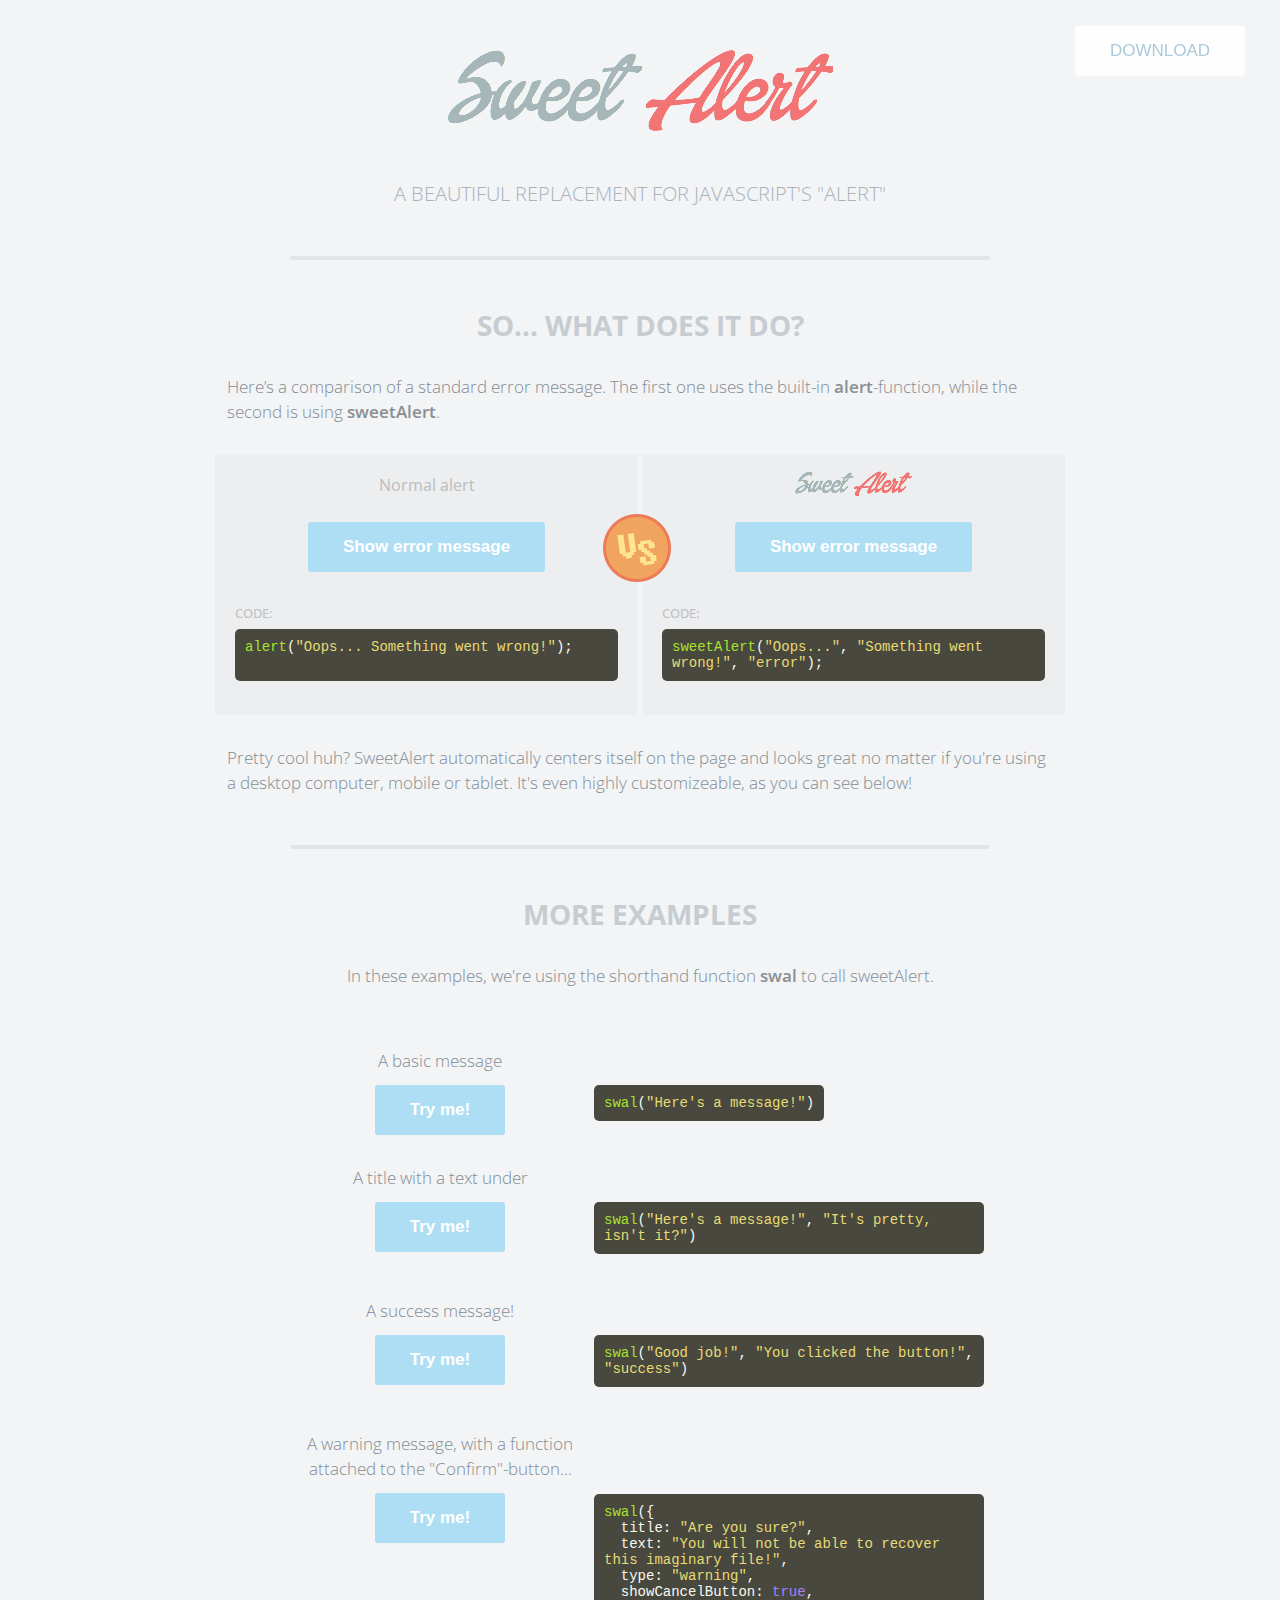
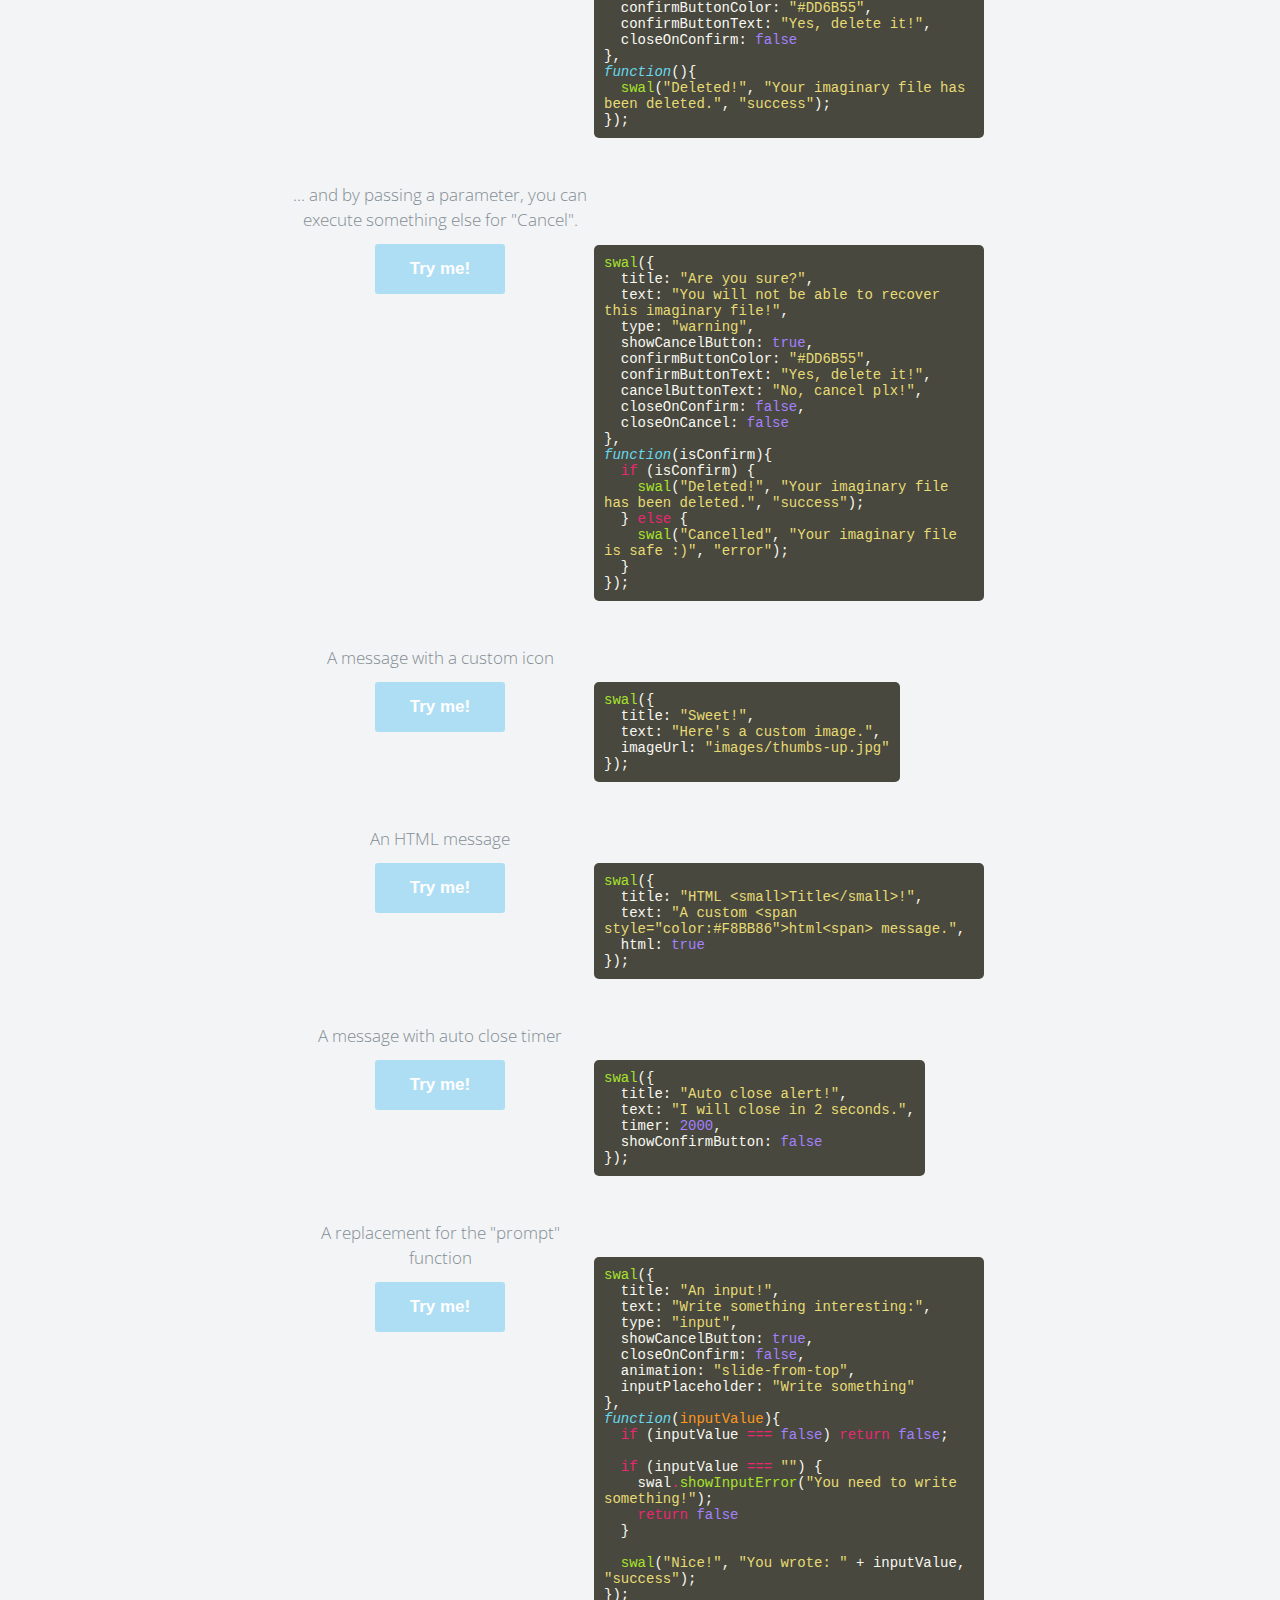
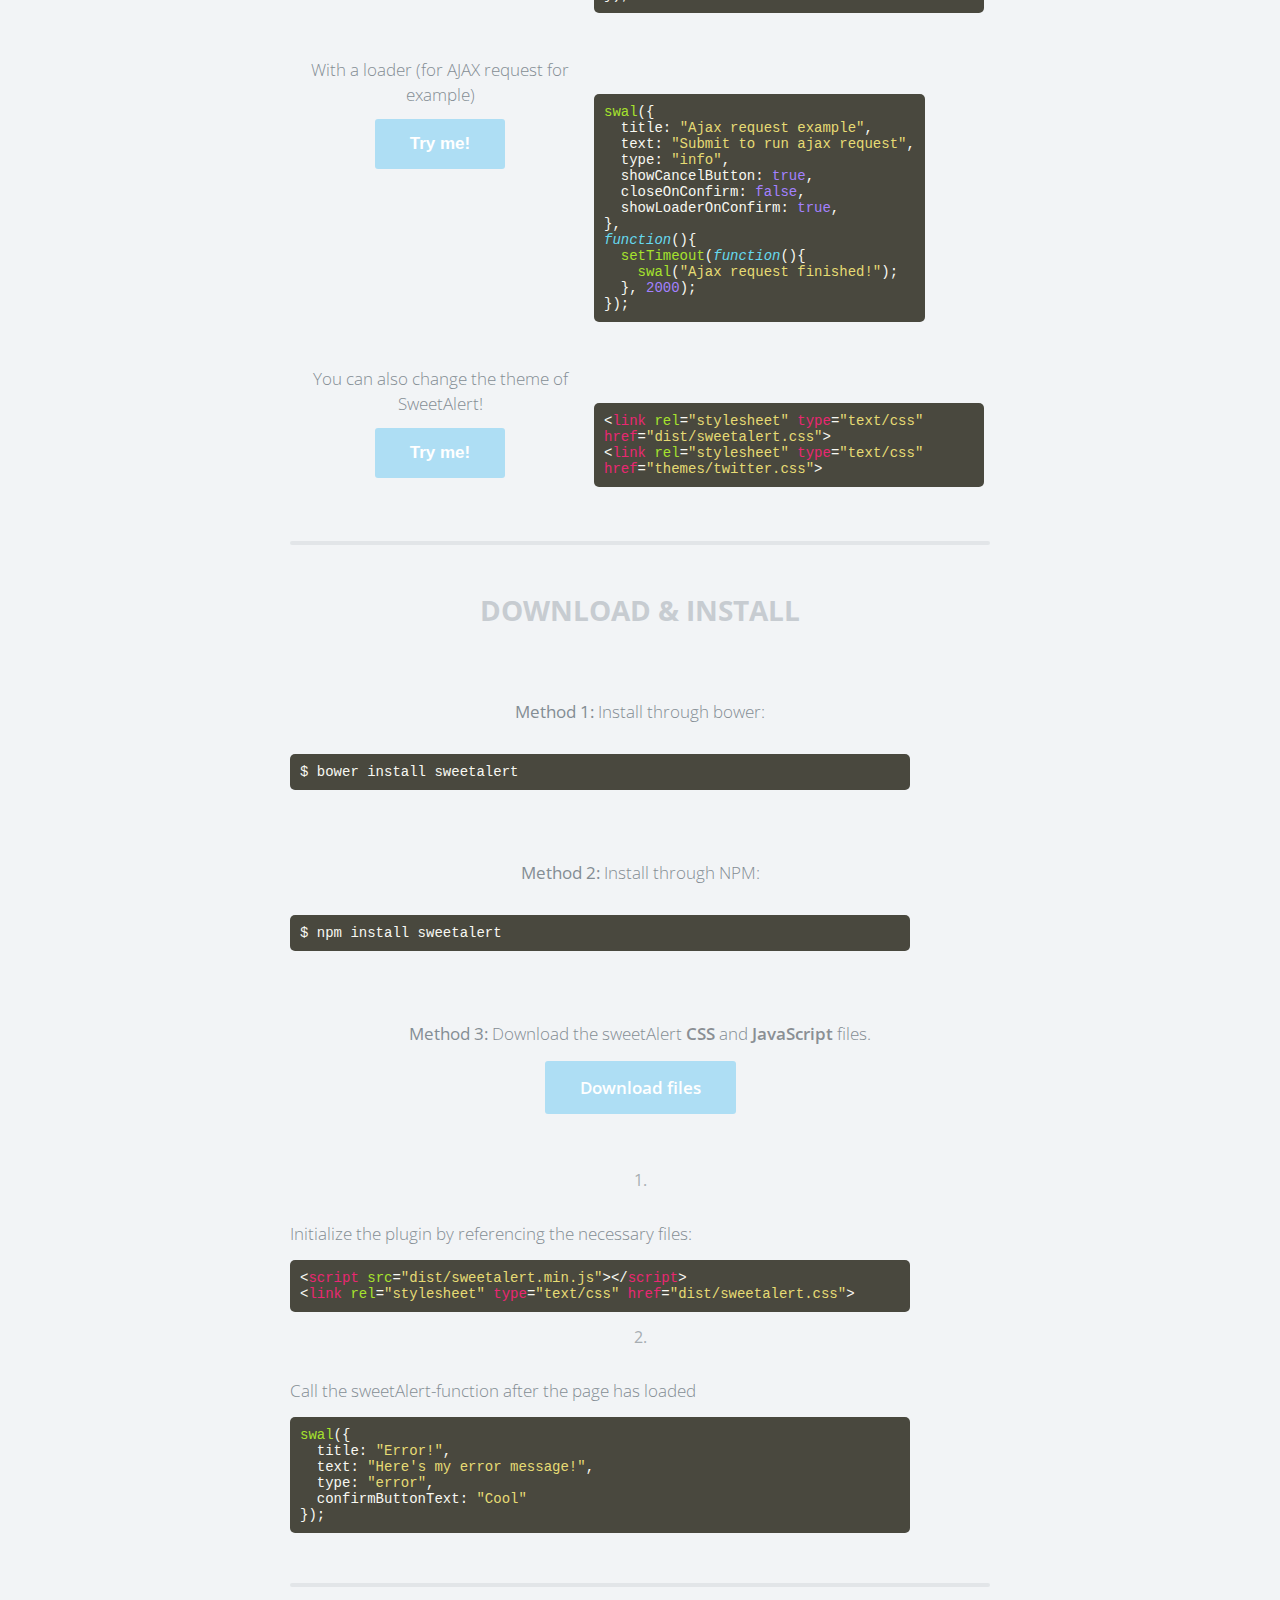
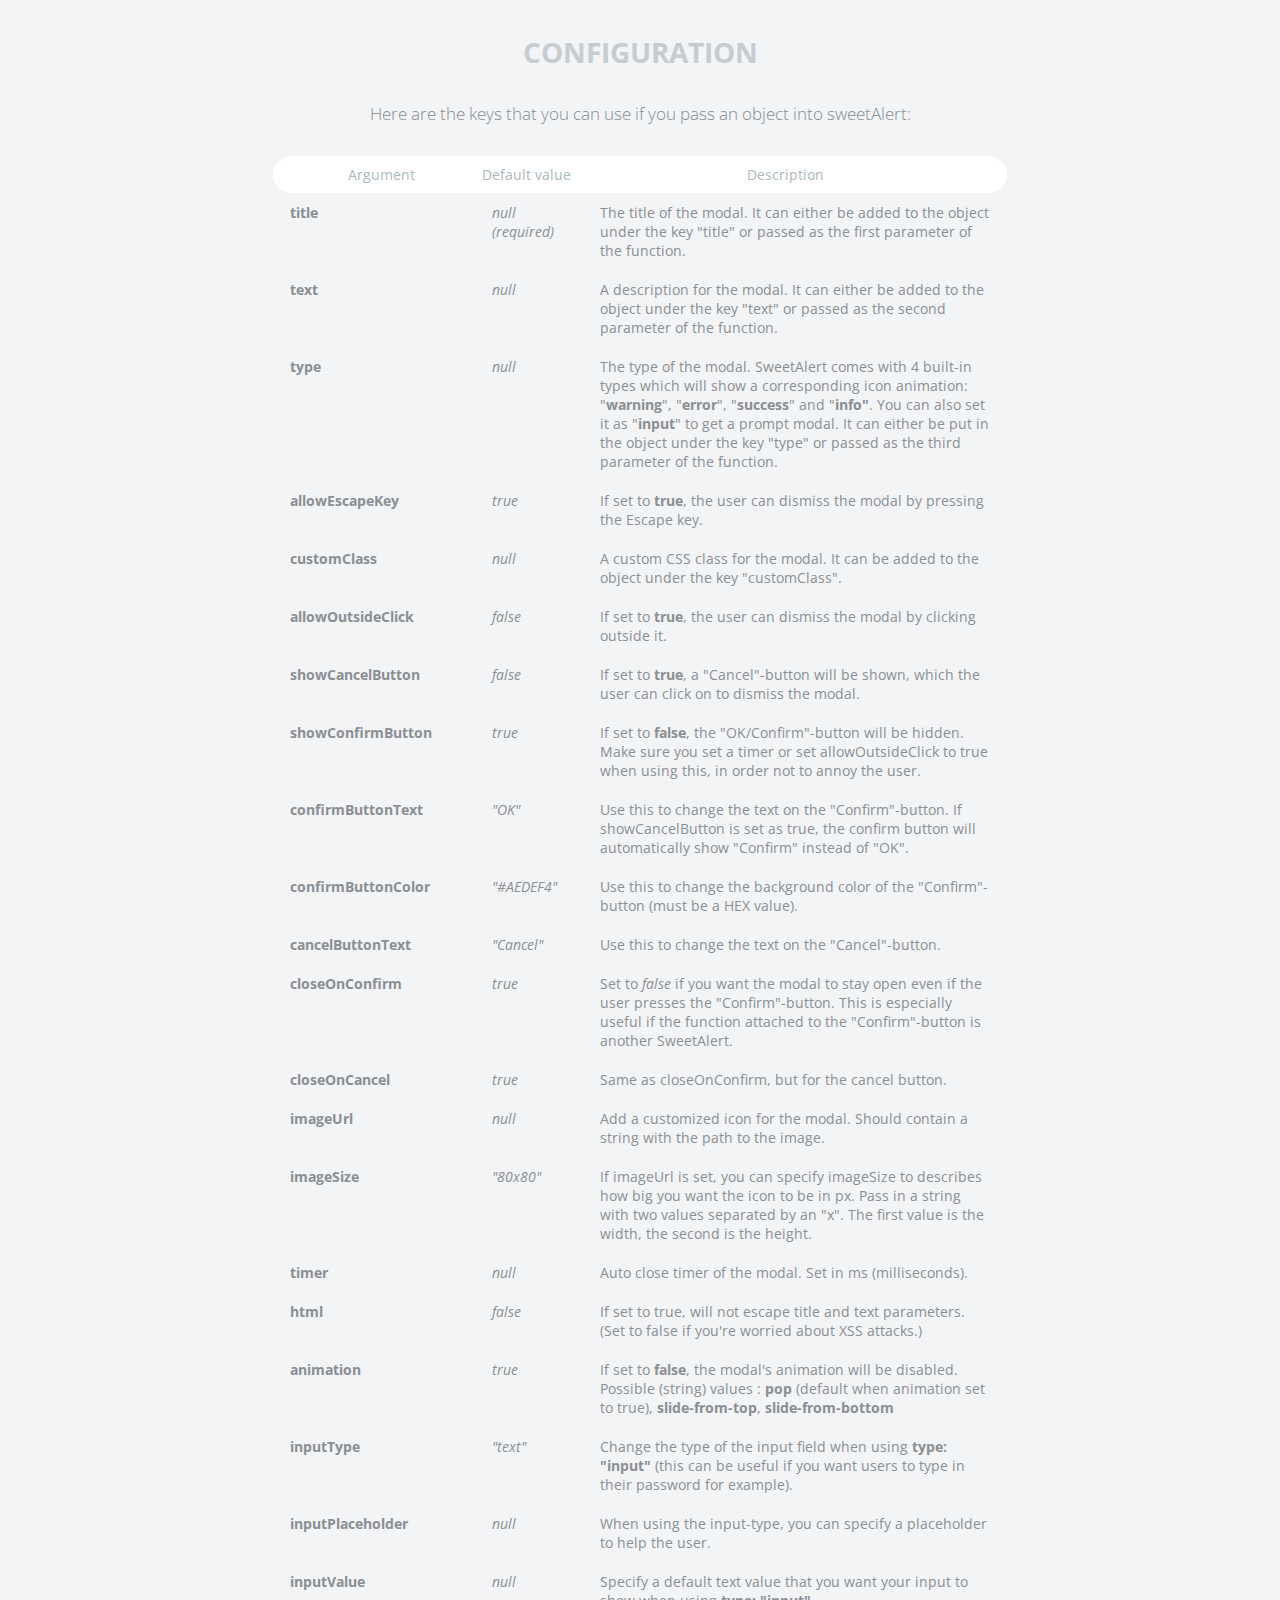
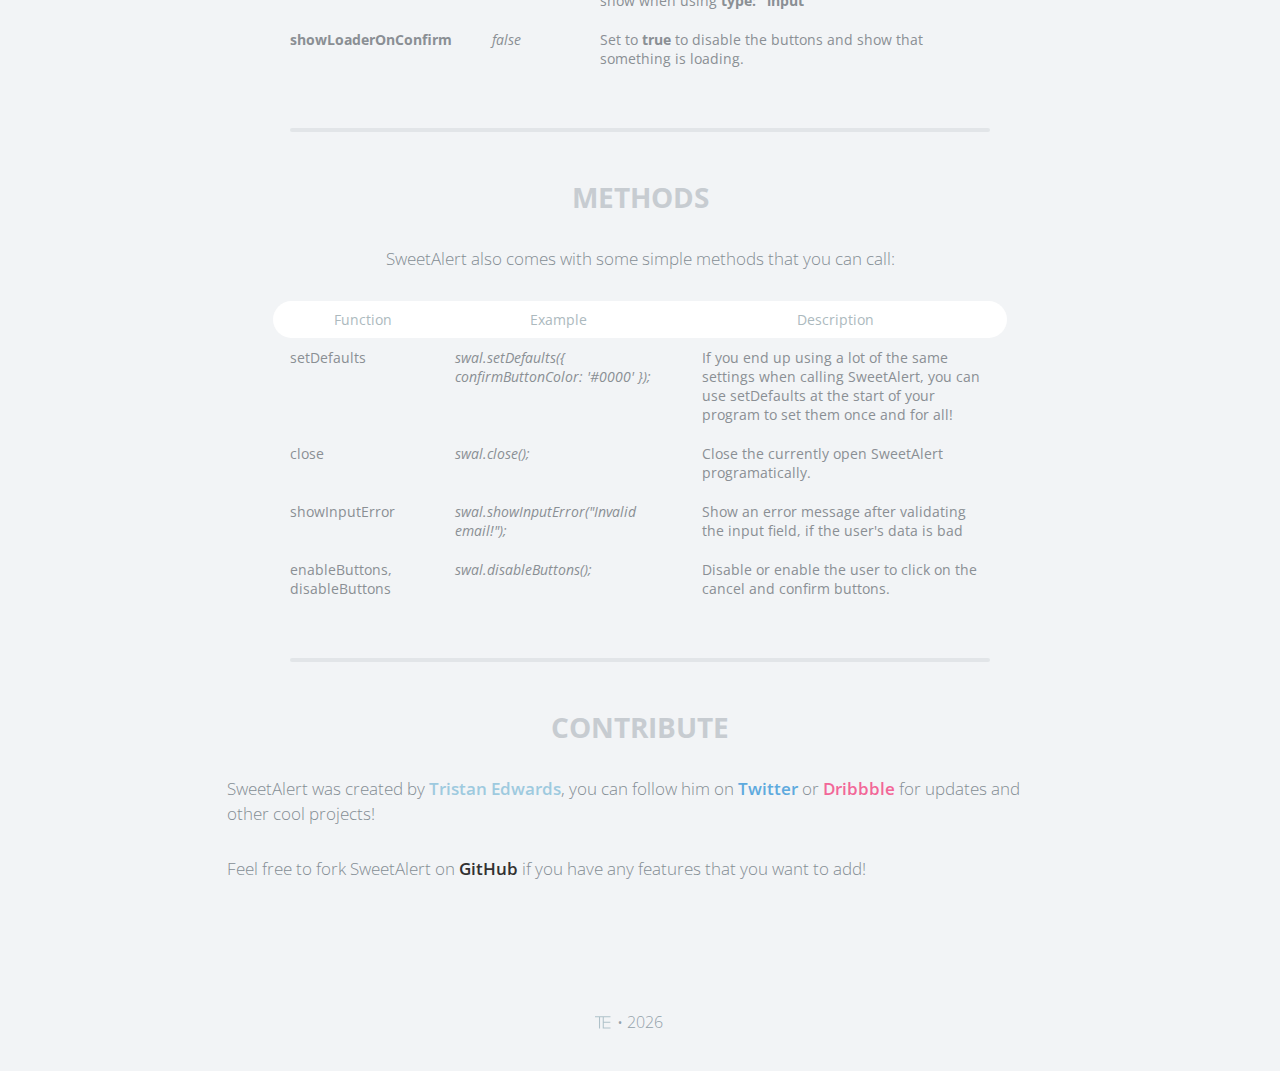
<file: static/sweetalert/sweetalert-master/index.html>
<!doctype html>

<html>

<head>
  <meta charset="utf-8">
  <meta name="viewport" content="width=device-width, initial-scale=1, maximum-scale=1, user-scalable=0" />
  <title>SweetAlert</title>

  <link rel="stylesheet" href="example/example.css">
  <script src="https://code.jquery.com/jquery-2.1.3.min.js"></script>

  <!-- This is what you need -->
  <script src="dist/sweetalert-dev.js"></script>
  <link rel="stylesheet" href="dist/sweetalert.css">
  <!--.......................-->

</head>

<body>

<h1>Sweet Alert</h1>
<h2>A beautiful replacement for JavaScript's "Alert"</h2>
<button class="download">Download</button>

<!-- What does it do? -->
<h3>So... What does it do?</h3>
<p>Here’s a comparison of a standard error message. The first one uses the built-in <strong>alert</strong>-function, while the second is using <strong>sweetAlert</strong>.</p>

<div class="showcase normal">
	<h4>Normal alert</h4>
	<button>Show error message</button>

	<h5>Code:</h5>
	<pre><span class="attr">alert</span>(<span class="str">"Oops... Something went wrong!"</span>);

	</pre>

	<div class="vs-icon"></div>
</div>

<div class="showcase sweet">
	<h4>Sweet Alert</h4>
	<button>Show error message</button>

	<h5>Code:</h5>
	<pre><span class="attr">sweetAlert</span>(<span class="str">"Oops..."</span>, <span class="str">"Something went wrong!"</span>, <span class="str">"error"</span>);</pre>
</div>

<p>Pretty cool huh? SweetAlert automatically centers itself on the page and looks great no matter if you're using a desktop computer, mobile or tablet. It's even highly customizeable, as you can see below!</p>


<!-- Examples -->
<h3>More examples</h3>

<p class="center">In these examples, we're using the shorthand function <strong>swal</strong> to call sweetAlert.</p>

<ul class="examples">

	<li class="message">
		<div class="ui">
			<p>A basic message</p>
			<button>Try me!</button>
		</div>
		<pre><span class="attr">swal</span>(<span class="str">"Here's a message!"</span>)</pre>
	</li>

	<li class="title-text">
		<div class="ui">
			<p>A title with a text under</p>
			<button>Try me!</button>
		</div>
		<pre><span class="attr">swal</span>(<span class="str">"Here's a message!"</span>, <span class="str">"It's pretty, isn't it?"</span>)</pre>
	</li>

	<li class="success">
		<div class="ui">
			<p>A success message!</p>
			<button>Try me!</button>
		</div>
		<pre><span class="attr">swal</span>(<span class="str">"Good job!"</span>, <span class="str">"You clicked the button!"</span>, <span class="str">"success"</span>)</pre>
	</li>

	<li class="warning confirm">
		<div class="ui">
			<p>A warning message, with a function attached to the "Confirm"-button...</p>
			<button>Try me!</button>
		</div>
		<pre><span class="attr">swal</span>({
&nbsp;&nbsp;title: <span class="str">"Are you sure?"</span>,
&nbsp;&nbsp;text: <span class="str">"You will not be able to recover this imaginary file!"</span>,
&nbsp;&nbsp;type: <span class="str">"warning"</span>,
&nbsp;&nbsp;showCancelButton: <span class="val">true</span>,
&nbsp;&nbsp;confirmButtonColor: <span class="str">"#DD6B55"</span>,
&nbsp;&nbsp;confirmButtonText: <span class="str">"Yes, delete it!"</span>,
&nbsp;&nbsp;closeOnConfirm: <span class="val">false</span>
},
<span class="func"><i>function</i></span>(){
&nbsp;&nbsp;<span class="attr">swal</span>(<span class="str">"Deleted!"</span>, <span class="str">"Your imaginary file has been deleted."</span>, <span class="str">"success"</span>);
});</pre>
	</li>

	<li class="warning cancel">
		<div class="ui">
			<p>... and by passing a parameter, you can execute something else for "Cancel".</p>
			<button>Try me!</button>
		</div>
		<pre><span class="attr">swal</span>({
&nbsp;&nbsp;title: <span class="str">"Are you sure?"</span>,
&nbsp;&nbsp;text: <span class="str">"You will not be able to recover this imaginary file!"</span>,
&nbsp;&nbsp;type: <span class="str">"warning"</span>,
&nbsp;&nbsp;showCancelButton: <span class="val">true</span>,
&nbsp;&nbsp;confirmButtonColor: <span class="str">"#DD6B55"</span>,
&nbsp;&nbsp;confirmButtonText: <span class="str">"Yes, delete it!"</span>,
&nbsp;&nbsp;cancelButtonText: <span class="str">"No, cancel plx!"</span>,
&nbsp;&nbsp;closeOnConfirm: <span class="val">false</span>,
&nbsp;&nbsp;closeOnCancel: <span class="val">false</span>
},
<span class="func"><i>function</i></span>(isConfirm){
&nbsp;&nbsp;<span class="tag">if</span> (isConfirm) {
&nbsp;&nbsp;&nbsp;&nbsp;<span class="attr">swal</span>(<span class="str">"Deleted!"</span>, <span class="str">"Your imaginary file has been deleted."</span>, <span class="str">"success"</span>);
&nbsp;&nbsp;} <span class="tag">else</span> {
	&nbsp;&nbsp;&nbsp;&nbsp;<span class="attr">swal</span>(<span class="str">"Cancelled"</span>, <span class="str">"Your imaginary file is safe :)"</span>, <span class="str">"error"</span>);
&nbsp;&nbsp;}
});</pre>
	</li>

	<li class="custom-icon">
		<div class="ui">
			<p>A message with a custom icon</p>
			<button>Try me!</button>
		</div>
		<pre><span class="attr">swal</span>({
&nbsp;&nbsp;title: <span class="str">"Sweet!"</span>,
&nbsp;&nbsp;text: <span class="str">"Here's a custom image."</span>,
&nbsp;&nbsp;imageUrl: <span class="str">"images/thumbs-up.jpg"</span>
});</pre>
	</li>

	<li class="message-html">
		<div class="ui">
			<p>An HTML message</p>
			<button>Try me!</button>
		</div>
		<pre><span class="attr">swal</span>({
&nbsp;&nbsp;title: <span class="str">"HTML &lt;small&gt;Title&lt;/small&gt;!"</span>,
&nbsp;&nbsp;text: <span class="str">"A custom &lt;span style="color:#F8BB86"&gt;html&lt;span&gt; message."</span>,
&nbsp;&nbsp;html: <span class="val">true</span>
});</pre>
	</li>

	<li class="timer">
		<div class="ui">
			<p>A message with auto close timer</p>
			<button>Try me!</button>
		</div>
		<pre><span class="attr">swal</span>({
&nbsp;&nbsp;title: <span class="str">"Auto close alert!"</span>,
&nbsp;&nbsp;text: <span class="str">"I will close in 2 seconds."</span>,
&nbsp;&nbsp;timer: <span class="val">2000</span>,
&nbsp;&nbsp;showConfirmButton: <span class="val">false</span>
});</pre>
	</li>


	<li class="input">
		<div class="ui">
			<p>A replacement for the "prompt" function</p>
			<button>Try me!</button>
		</div>
		<pre><span class="attr">swal</span>({
&nbsp;&nbsp;title: <span class="str">"An input!"</span>,
&nbsp;&nbsp;text: <span class="str">"Write something interesting:"</span>,
&nbsp;&nbsp;type: <span class="str">"input"</span>,
&nbsp;&nbsp;showCancelButton: <span class="val">true</span>,
&nbsp;&nbsp;closeOnConfirm: <span class="val">false</span>,
&nbsp;&nbsp;animation: <span class="str">"slide-from-top"</span>,
&nbsp;&nbsp;inputPlaceholder: <span class="str">"Write something"</span>
},
<span class="func"><i>function</i></span>(<span class="arg">inputValue</span>){
&nbsp;&nbsp;<span class="tag">if</span> (inputValue <span class="tag">===</span> <span class="val">false</span>) <span class="tag">return</span> <span class="val">false</span>;
&nbsp;&nbsp;
&nbsp;&nbsp;<span class="tag">if</span> (inputValue <span class="tag">===</span> <span class="str">""</span>) {
&nbsp;&nbsp;&nbsp;&nbsp;swal<span class="tag">.</span><span class="attr">showInputError</span>(<span class="str">"You need to write something!"</span>);
&nbsp;&nbsp;&nbsp;&nbsp;<span class="tag">return</span> <span class="val">false</span>
&nbsp;&nbsp;}
&nbsp;&nbsp;
&nbsp;&nbsp;<span class="attr">swal</span>(<span class="str">"Nice!"</span>, <span class="str">"You wrote: "</span> + inputValue, <span class="str">"success"</span>);
});</pre>
	</li>

  <li class="ajax">
    <div class="ui">
			<p>With a loader (for AJAX request for example)</p>
			<button>Try me!</button>
		</div>
		<pre><span class="attr">swal</span>({
&nbsp;&nbsp;title: <span class="str">"Ajax request example"</span>,
&nbsp;&nbsp;text: <span class="str">"Submit to run ajax request"</span>,
&nbsp;&nbsp;type: <span class="str">"info"</span>,
&nbsp;&nbsp;showCancelButton: <span class="val">true</span>,
&nbsp;&nbsp;closeOnConfirm: <span class="val">false</span>,
&nbsp;&nbsp;showLoaderOnConfirm: <span class="val">true</span>,
},
<span class="func"><i>function</i></span>(){
&nbsp;&nbsp;<span class="attr">setTimeout</span>(<span class="func"><i>function</i></span>(){
&nbsp;&nbsp;&nbsp;&nbsp;<span class="attr">swal</span>(<span class="str">"Ajax request finished!"</span>);
&nbsp;&nbsp;}, <span class="val">2000</span>);
});</pre>
	</li>

	<li class="theme">
		<div class="ui">
			<p>You can also change the theme of SweetAlert!</p>
			<button>Try me!</button>
		</div>
		<pre>&lt;<span class="tag">link</span> <span class="attr">rel</span>=<span class="str">"stylesheet"</span> <span class="tag">type</span>=<span class="str">"text/css"</span> <span class="tag">href</span>=<span class="str">"dist/sweetalert.css"</span>&gt;
			&lt;<span class="tag">link</span> <span class="attr">rel</span>=<span class="str">"stylesheet"</span> <span class="tag">type</span>=<span class="str">"text/css"</span> <span class="tag">href</span>=<span class="str">"themes/twitter.css"</span>&gt;</pre>
	</li>

</ul>


<!-- Download & Install -->
<h3 id="download-section">Download & install</h3>

<div class="center-container">
	<p class="center"><b>Method 1:</b> Install through bower:</p>
	<pre class="center">$ bower install sweetalert</pre>
</div>

<div class="center-container">
	<p class="center"><b>Method 2:</b> Install through NPM:</p>
	<pre class="center">$ npm install sweetalert</pre>
</div>

<p class="center"><b>Method 3:</b> Download the sweetAlert <strong>CSS</strong> and <strong>JavaScript</strong> files.</p>

<a class="button" href="https://github.com/t4t5/sweetalert/archive/master.zip" download>Download files</a>

<ol>
	<li>
		<p>Initialize the plugin by referencing the necessary files:</p>
		<pre>&lt;<span class="tag">script</span> <span class="attr">src</span>=<span class="str">"dist/sweetalert.min.js"</span>&gt;&lt;/<span class="tag">script</span>&gt;
&lt;<span class="tag">link</span> <span class="attr">rel</span>=<span class="str">"stylesheet"</span> <span class="tag">type</span>=<span class="str">"text/css"</span> <span class="tag">href</span>=<span class="str">"dist/sweetalert.css"</span>&gt;</pre>
	</li>

	<li>
		<p>Call the sweetAlert-function after the page has loaded</p>
		<pre><span class="attr">swal</span>({
&nbsp;&nbsp;title: <span class="str">"Error!"</span>,
&nbsp;&nbsp;text: <span class="str">"Here's my error message!"</span>,
&nbsp;&nbsp;type: <span class="str">"error"</span>,
&nbsp;&nbsp;confirmButtonText: <span class="str">"Cool"</span>
});
</pre>
	</li>
</ol>



<!-- Configuration -->
<h3>Configuration</h3>

<p class="center">Here are the keys that you can use if you pass an object into sweetAlert:</p>

<table>
	<tr class="titles">
		<th>
			<div class="border-left"></div>
			Argument
		</th>
		<th>Default value</th>
		<th>
			<div class="border-right"></div>
			Description
		</th>
	</tr>
	<tr>
		<td><b>title</b></td>
		<td><i>null (required)</i></td>
		<td>The title of the modal. It can either be added to the object under the key "title" or passed as the first parameter of the function.</td>
	</tr>
	<tr>
		<td><b>text</b></td>
		<td><i>null</i></td>
		<td>A description for the modal. It can either be added to the object under the key "text" or passed as the second parameter of the function.</td>
	</tr>
	<tr>
		<td><b>type</b></td>
		<td><i>null</i></td>
		<td>The type of the modal. SweetAlert comes with 4 built-in types which will show a corresponding icon animation: "<strong>warning</strong>", "<strong>error</strong>", "<strong>success</strong>" and "<strong>info"</strong>. You can also set it as "<strong>input</strong>" to get a prompt modal. It can either be put in the object under the key "type" or passed as the third parameter of the function.</td>
	</tr>
    <tr>
      <td><b>allowEscapeKey</b></td>
      <td><i>true</i></td>
      <td>If set to <strong>true</strong>, the user can dismiss the modal by pressing the Escape key.</td>
    </tr>
	<tr>
		<td><b>customClass</b></td>
		<td><i>null</i></td>
		<td>A custom CSS class for the modal. It can be added to the object under the key "customClass".</td>
	</tr>
	<tr>
		<td><b>allowOutsideClick</b></td>
		<td><i>false</i></td>
		<td>If set to <strong>true</strong>, the user can dismiss the modal by clicking outside it.</td>
	</tr>
	<tr>
		<td><b>showCancelButton</b></td>
		<td><i>false</i></td>
		<td>If set to <strong>true</strong>, a "Cancel"-button will be shown, which the user can click on to dismiss the modal.</td>
	</tr>
	<tr>
		<td><b>showConfirmButton</b></td>
		<td><i>true</i></td>
		<td>If set to <strong>false</strong>, the "OK/Confirm"-button will be hidden. Make sure you set a timer or set allowOutsideClick to true when using this, in order not to annoy the user.</td>
	</tr>
	<tr>
		<td><b>confirmButtonText</b></td>
		<td><i>"OK"</i></td>
		<td>Use this to change the text on the "Confirm"-button. If showCancelButton is set as true, the confirm button will automatically show "Confirm" instead of "OK".</td>
	</tr>
	<tr>
		<td><b>confirmButtonColor</b></td>
		<td><i>"#AEDEF4"</i></td>
		<td>Use this to change the background color of the "Confirm"-button (must be a HEX value).</td>
	</tr>
	<tr>
		<td><b>cancelButtonText</b></td>
		<td><i>"Cancel"</i></td>
		<td>Use this to change the text on the "Cancel"-button.</td>
	</tr>
	<tr>
		<td><b>closeOnConfirm</b></td>
		<td><i>true</i></td>
		<td>Set to <i>false</i> if you want the modal to stay open even if the user presses the "Confirm"-button. This is especially useful if the function attached to the "Confirm"-button is another SweetAlert.</td>
	</tr>
	<tr>
		<td><b>closeOnCancel</b></td>
		<td><i>true</i></td>
		<td>Same as closeOnConfirm, but for the cancel button.</td>
	</tr>
	<tr>
		<td><b>imageUrl</b></td>
		<td><i>null</i></td>
		<td>Add a customized icon for the modal. Should contain a string with the path to the image.</td>
	</tr>
	<tr>
		<td><b>imageSize</b></td>
		<td><i>"80x80"</i></td>
		<td>If imageUrl is set, you can specify imageSize to describes how big you want the icon to be in px. Pass in a string with two values separated by an "x". The first value is the width, the second is the height.</td>
	</tr>
	<tr>
		<td><b>timer</b></td>
		<td><i>null</i></td>
		<td>Auto close timer of the modal. Set in ms (milliseconds).</td>
	</tr>
	<tr>
		<td><b>html</b></td>
		<td><i>false</i></td>
		<td>If set to true, will not escape title and text parameters. (Set to false if you're worried about XSS attacks.)</td>
	</tr>
	<tr>
		<td><b>animation</b></td>
		<td><i>true</i></td>
		<td>If set to <strong>false</strong>, the modal's animation will be disabled. Possible (string) values : <strong>pop</strong> (default when animation set to true), <strong>slide-from-top</strong>, <strong>slide-from-bottom</strong></td>
	</tr>
	<tr>
		<td><b>inputType</b></td>
		<td><i>"text"</i></td>
		<td>Change the type of the input field when using <strong>type: "input"</strong> (this can be useful if you want users to type in their password for example).</td>
	</tr>
	<tr>
		<td><b>inputPlaceholder</b></td>
		<td><i>null</i></td>
		<td>When using the input-type, you can specify a placeholder to help the user.</td>
	</tr>
	<tr>
		<td><b>inputValue</b></td>
		<td><i>null</i></td>
		<td>Specify a default text value that you want your input to show when using <strong>type: "input"</strong></td>
	</tr>
	<tr>
		<td><b>showLoaderOnConfirm</b></td>
		<td><i>false</i></td>
    <td>Set to <strong>true</strong> to disable the buttons and show that something is loading.</td>
	</tr>
</table>


<!-- Methods -->
<h3>Methods</h3>

<p class="center">SweetAlert also comes with some simple methods that you can call:</p>

<table>
	<tr class="titles">
		<th>
			<div class="border-left"></div>
			Function
		</th>
		<th>Example</th>
		<th>
			<div class="border-right"></div>
			Description
		</th>
	</tr>
	<tr>
		<td>setDefaults</td>
		<td><i>swal.setDefaults({ confirmButtonColor: '#0000' });</i></td>
		<td>If you end up using a lot of the same settings when calling SweetAlert, you can use setDefaults at the start of your program to set them once and for all!</td>
	</tr>
	<tr>
		<td>close</td>
		<td><i>swal.close();</i></td>
		<td>Close the currently open SweetAlert programatically.</td>
	</tr>
	<tr>
		<td>showInputError</td>
		<td><i>swal.showInputError("Invalid email!");</i></td>
		<td>Show an error message after validating the input field, if the user's data is bad</td>
	</tr>
	<tr>
		<td>enableButtons, disableButtons</td>
		<td><i>swal.disableButtons();</i></td>
		<td>Disable or enable the user to click on the cancel and confirm buttons.</td>
	</tr>
</table>



<!-- Contribute -->
<h3>Contribute</h3>
<p>SweetAlert was created by <a href="http://tristanedwards.me" target="_blank">Tristan Edwards</a>, you can follow him on <a href="https://twitter.com/t4t5" target="_blank" class="twitter">Twitter</a> or <a href="https://dribbble.com/tristanedwards" target="_blank" class="dribbble">Dribbble</a> for updates and other cool projects!</p>
<p>Feel free to fork SweetAlert on <a href="https://github.com/t4t5/sweetalert" class="github">GitHub</a> if you have any features that you want to add!</p>


<footer>
	<span class="te-logo">TE</span> • <script>document.write(new Date().getFullYear())</script>
</footer>


<script>

document.querySelector('button.download').onclick = function(){
	$("html, body").animate({ scrollTop: $("#download-section").offset().top }, 1000);
};

document.querySelector('.showcase.normal button').onclick = function(){
	alert("Oops... Something went wrong!");
};

document.querySelector('.showcase.sweet button').onclick = function(){
	swal("Oops...", "Something went wrong!", "error");
};

document.querySelector('ul.examples li.message button').onclick = function(){
	swal("Here's a message!");
};

document.querySelector('ul.examples li.timer button').onclick = function(){
	swal({
		title: "Auto close alert!",
		text: "I will close in 2 seconds.",
		timer: 2000,
		showConfirmButton: false
	});
};

document.querySelector('ul.examples li.title-text button').onclick = function(){
	swal("Here's a message!", "It's pretty, isn't it?");
};

document.querySelector('ul.examples li.success button').onclick = function(){
	swal("Good job!", "You clicked the button!", "success");
};

document.querySelector('ul.examples li.warning.confirm button').onclick = function(){
	swal({
		title: "Are you sure?",
		text: "You will not be able to recover this imaginary file!",
		type: "warning",
		showCancelButton: true,
		confirmButtonColor: '#DD6B55',
		confirmButtonText: 'Yes, delete it!',
		closeOnConfirm: false
	},
	function(){
		swal("Deleted!", "Your imaginary file has been deleted!", "success");
	});
};

document.querySelector('ul.examples li.warning.cancel button').onclick = function(){
	swal({
		title: "Are you sure?",
		text: "You will not be able to recover this imaginary file!",
		type: "warning",
		showCancelButton: true,
		confirmButtonColor: '#DD6B55',
		confirmButtonText: 'Yes, delete it!',
		cancelButtonText: "No, cancel plx!",
		closeOnConfirm: false,
		closeOnCancel: false
	},
	function(isConfirm){
    if (isConfirm){
      swal("Deleted!", "Your imaginary file has been deleted!", "success");
    } else {
      swal("Cancelled", "Your imaginary file is safe :)", "error");
    }
	});
};

document.querySelector('ul.examples li.custom-icon button').onclick = function(){
	swal({
		title: "Sweet!",
		text: "Here's a custom image.",
		imageUrl: 'example/images/thumbs-up.jpg'
	});
};

document.querySelector('ul.examples li.message-html button').onclick = function(){
	swal({
		title: "HTML <small>Title</small>!",
		text: 'A custom <span style="color:#F8BB86">html</span> message.',
		html: true
	});
};

document.querySelector('ul.examples li.input button').onclick = function(){
	swal({
		title: "An input!",
		text: 'Write something interesting:',
		type: 'input',
		showCancelButton: true,
		closeOnConfirm: false,
		animation: "slide-from-top",
		inputPlaceholder: "Write something",
	},
	function(inputValue){
		if (inputValue === false) return false;

		if (inputValue === "") {
			swal.showInputError("You need to write something!");
			return false;
		}
    
		swal("Nice!", 'You wrote: ' + inputValue, "success");

	});
};

document.querySelector('ul.examples li.theme button').onclick = function() {
	swal({
		title: "Themes!",
		text: "Here's the Twitter theme for SweetAlert!",
		confirmButtonText: "Cool!",
		customClass: 'twitter'
	});
};

document.querySelector('ul.examples li.ajax button').onclick = function() {
  swal({
    title: 'Ajax request example',
    text: 'Submit to run ajax request',
    type: 'info',
    showCancelButton: true,
    closeOnConfirm: false,
    showLoaderOnConfirm: true,
  }, function(){
    setTimeout(function() {
      swal('Ajax request finished!');
    }, 2000);
  });
};

</script>



</body>

</html>
</file>
<file: static/sweetalert/sweetalert-master/example/example.css>
@import url(http://fonts.googleapis.com/css?family=Open+Sans:400,600,700,300);
@import url(http://fonts.googleapis.com/css?family=Open+Sans+Condensed:700);
body {
  background-color: #f2f4f6;
  font-family: 'Open Sans', sans-serif;
  text-align: center; }

h1 {
  background-image: url("images/logo_big.png");
  background-image: -webkit-image-set(url("images/logo_big.png") 1x, url("images/logo_big@2x.png") 2x);
  width: 385px;
  height: 81px;
  text-indent: -9999px;
  white-space: nowrap;
  margin: 50px auto; }
  @media all and (max-width: 420px) {
    h1 {
      width: 300px;
      background-size: contain;
      background-repeat: no-repeat;
      background-position: center; } }
  @media all and (max-width: 330px) {
    h1 {
      width: 250px; } }

h2 {
  font-size: 20px;
  color: #A9B2BC;
  line-height: 25px;
  text-transform: uppercase;
  font-weight: 300;
  text-align: center;
  display: block; }

h3 {
  font-size: 28px;
  color: #C7CCD1;
  text-transform: uppercase;
  font-family: 'Open Sans Condensed', sans-serif;
  margin-top: 100px;
  text-align: center;
  position: relative; }
  h3#download-section {
    margin-top: 50px;
    padding-top: 40px; }
  h3::after {
    content: "";
    background-color: #e2e5e8;
    height: 4px;
    width: 700px;
    left: 50%;
    margin-left: -350px;
    position: absolute;
    margin-top: -50px;
    border-radius: 2px; }
    @media all and (max-width: 740px) {
      h3::after {
        width: auto;
        left: 20px;
        right: 20px;
        margin-left: 0; } }

a {
  text-decoration: none; }

p {
  max-width: 826px;
  margin: 30px auto;
  font-size: 17px;
  font-weight: 300;
  color: #848D94;
  line-height: 25px;
  text-align: left; }
  p.center {
    text-align: center; }
  p strong {
    color: #8A8F94;
    font-weight: 600; }
  p a {
    color: #9ECADF;
    font-weight: 600; }
    p a:hover {
      text-decoration: underline; }
    p a.twitter {
      color: #5eaade; }
    p a.dribbble {
      color: #f26798; }
    p a.github {
      color: #323131; }

button, .button {
  background-color: #AEDEF4;
  color: white;
  border: none;
  box-shadow: none;
  font-size: 17px;
  font-weight: 500;
  font-weight: 600;
  border-radius: 3px;
  padding: 15px 35px;
  margin: 26px 5px 0 5px;
  cursor: pointer; }
  button:focus, .button:focus {
    outline: none; }
  button:hover, .button:hover {
    background-color: #a1d9f2; }
  button:active, .button:active {
    background-color: #81ccee; }
  button.cancel, .button.cancel {
    background-color: #D0D0D0; }
    button.cancel:hover, .button.cancel:hover {
      background-color: #c8c8c8; }
    button.cancel:active, .button.cancel:active {
      background-color: #b6b6b6; }
  button.download, .button.download {
    position: fixed;
    right: 30px;
    top: 0;
    background-color: rgba(255, 255, 255, 0.9);
    color: #ABCADA;
    font-weight: 500;
    text-transform: uppercase;
    z-index: 3; }
    @media all and (max-width: 1278px) {
      button.download, .button.download {
        display: none; } }

.center-container {
  max-width: 700px;
  margin: 70px auto; }

pre {
  background-color: #49483e;
  color: #f8f8f2;
  padding: 10px;
  border-radius: 5px;
  white-space: pre-line;
  text-align: left;
  font-size: 14px;
  max-width: 600px; }
  pre .str {
    color: #e6db74; }
  pre .func {
    color: #66d9ef; }
  pre .val {
    color: #a381ff; }
  pre .tag {
    color: #e92772; }
  pre .attr {
    color: #a6e22d; }
  pre .arg {
    color: #fd9720; }

.showcase {
  background-color: #eceef0;
  padding: 20px;
  display: inline-block;
  width: 383px;
  vertical-align: top;
  position: relative; }
  @media all and (max-width: 865px) {
    .showcase {
      margin: 5px auto;
      padding: 46px 20px; } }
  @media all and (max-width: 440px) {
    .showcase {
      width: auto; } }
  .showcase h4 {
    font-size: 16px;
    color: #BCBCBC;
    line-height: 22px;
    margin: 0 auto;
    font-weight: 400; }
  .showcase.sweet h4 {
    width: 117px;
    height: 25px;
    margin-top: -3px;
    text-indent: -9999px;
    background-image: url("images/logo_small.png");
    background-image: -webkit-image-set(url("images/logo_small.png") 1x, url("images/logo_small@2x.png") 2x); }
  .showcase h5 {
    margin-bottom: -7px;
    text-align: left;
    font-weight: 500;
    text-transform: uppercase;
    color: #c2c2c2; }
  .showcase button {
    margin-bottom: 10px; }
  .showcase .vs-icon {
    background-image: url("images/vs_icon.png");
    background-image: -webkit-image-set(url("images/vs_icon.png") 1x, url("images/vs_icon@2x.png") 2x);
    width: 69px;
    height: 69px;
    position: absolute;
    right: -34px;
    top: 60px;
    z-index: 2; }
    @media all and (max-width: 865px) {
      .showcase .vs-icon {
        margin: 5px auto;
        right: auto;
        left: 50%;
        margin-left: -35px;
        top: auto;
        bottom: -35px; } }

ul.examples {
  list-style-type: none;
  width: 700px;
  margin: 0 auto;
  text-align: left;
  padding-left: 0; }
  @media all and (max-width: 758px) {
    ul.examples {
      width: auto; } }
  ul.examples li {
    padding-left: 0; }
  ul.examples .ui, ul.examples pre {
    display: inline-block;
    vertical-align: top; }
    @media all and (max-width: 758px) {
      ul.examples .ui, ul.examples pre {
        display: block;
        max-width: none;
        margin: 0 auto; } }
  ul.examples .ui {
    width: 300px;
    text-align: center; }
    ul.examples .ui button {
      margin-top: 12px; }
    ul.examples .ui p {
      text-align: center;
      margin-bottom: 0; }
  ul.examples pre {
    max-width: 370px;
    margin-top: 67px; }
    @media all and (max-width: 758px) {
      ul.examples pre {
        margin-top: 16px !important;
        margin-bottom: 60px; } }
  ul.examples .warning pre {
    margin-top: 93px; }

ol {
  max-width: 700px;
  margin: 70px auto;
  list-style-position: inside;
  padding-left: 0; }
  ol li {
    color: #A7ADB2; }
    ol li p {
      margin-bottom: 10px; }

table {
  width: 700px;
  font-size: 14px;
  color: #8a8f94;
  margin: 10px auto;
  text-align: left;
  border-collapse: collapse; }
  @media all and (max-width: 750px) {
    table {
      width: auto;
      margin: 10px 20px; } }
  table th {
    background-color: white;
    padding: 9px;
    color: #acb9be;
    font-weight: 400;
    text-align: center;
    position: relative; }
    table th .border-left, table th .border-right {
      position: absolute;
      background-color: white;
      border-radius: 50%;
      top: 0;
      left: -17px;
      width: 37px;
      height: 37px; }
    table th .border-right {
      left: auto;
      right: -17px; }
    @media all and (max-width: 750px) {
      table th:nth-child(2) {
        display: none; } }
  table td {
    padding: 10px 20px;
    vertical-align: top; }
    table td:first-child {
      padding-left: 0px; }
    table td:last-child {
      padding-right: 0px; }
    @media all and (max-width: 750px) {
      table td:nth-child(2) {
        display: none; } }
    @media all and (max-width: 360px) {
      table td {
        padding: 10px 4px; }
        table td b {
          font-size: 13px; } }

footer {
  margin-top: 100px;
  padding-bottom: 30px;
  color: #9A999F;
  display: inline-block;
  position: relative;
  color: gray;
  font-weight: 400;
  color: #93a1aa;
  font-weight: 300; }
  footer .te-logo {
    text-indent: -99999px;
    background-size: contain;
    background-repeat: no-repeat;
    background-position: center center;
    height: 16px;
    width: 16px;
    display: inline-block;
    margin-right: 5px;
    background-image: url("images/te-logo-small.svg");
    position: absolute;
    left: -22px;
    top: 3px; }

.sweet-alert.twitter {
  font-family: "Helvetica Neue", Helvetica, Arial, sans-serif;
  padding: 15px;
  padding-top: 55px;
  text-align: right;
  border-radius: 6px;
  box-shadow: 0px 0px 0px 1px rgba(0, 0, 0, 0.11), 0px 6px 30px rgba(0, 0, 0, 0.14); }
  .sweet-alert.twitter ~ .sweet-overlay {
    background: rgba(41, 47, 51, 0.9); }
  .sweet-alert.twitter h2 {
    position: absolute;
    top: 0;
    left: 0;
    right: 0;
    height: 40px;
    line-height: 40px;
    font-size: 16px;
    font-weight: 400;
    color: #8899a6;
    margin: 0;
    color: #66757f;
    border-bottom: 1px solid #e1e8ed; }
  .sweet-alert.twitter p {
    display: block;
    text-align: center;
    color: #66757f;
    font-weight: 400;
    font-size: 13px;
    margin-top: 7px; }
  .sweet-alert.twitter .sa-button-container {
    background-color: #f5f8fa;
    border-top: 1px solid #e1e8ed;
    box-shadow: 0px -1px 0px white;
    margin: -15px;
    margin-top: 0; }
  .sweet-alert.twitter[data-has-confirm-button=false][data-has-cancel-button=false] {
    padding-bottom: 10px; }
    .sweet-alert.twitter[data-has-confirm-button=false][data-has-cancel-button=false] .sa-button-container {
      display: none; }
  .sweet-alert.twitter button {
    border-radius: 2px;
    box-shadow: none !important;
    text-shadow: 0px -1px 0px rgba(0, 0, 0, 0.3);
    margin: 17px 0px;
    border-radius: 4px;
    font-size: 14px;
    font-weight: 600;
    padding: 8px 16px;
    position: relative; }
    .sweet-alert.twitter button:focus, .sweet-alert.twitter button.cancel:focus {
      box-shadow: none !important; }
      .sweet-alert.twitter button:focus::before, .sweet-alert.twitter button.cancel:focus::before {
        content: "";
        position: absolute;
        left: -5px;
        top: -5px;
        right: -5px;
        bottom: -5px;
        border: 2px solid #a5b0b4;
        border-radius: 8px; }
    .sweet-alert.twitter button.confirm {
      background-color: #55acee !important;
      background-image: linear-gradient(transparent, rgba(0, 0, 0, 0.05));
      -ms-filter: "progid:DXImageTransform.Microsoft.gradient(startColorstr=#00000000, endColorstr=#0C000000)";
      border: 1px solid #3b88c3;
      box-shadow: inset 0 1px 0 rgba(255, 255, 255, 0.15);
      margin-right: 15px; }
      .sweet-alert.twitter button.confirm:hover {
        background-color: #55acee;
        background-image: linear-gradient(transparent, rgba(0, 0, 0, 0.15));
        -ms-filter: "progid:DXImageTransform.Microsoft.gradient(startColorstr=#00000000, endColorstr=#26000000)";
        border-color: #3b88c3; }
    .sweet-alert.twitter button.cancel {
      color: #66757e;
      background-color: #f5f8fa;
      background-image: linear-gradient(#fff, #f5f8fa);
      text-shadow: 0px -1px 0px white;
      margin-right: 9px;
      border: 1px solid #e1e8ed; }
      .sweet-alert.twitter button.cancel:hover, .sweet-alert.twitter button.cancel:focus:hover {
        background-color: #e1e8ed;
        background-image: linear-gradient(#fff, #e1e8ed);
        -ms-filter: "progid:DXImageTransform.Microsoft.gradient(enabled=false)";
        border-color: #e1e8ed; }
      .sweet-alert.twitter button.cancel:focus {
        background: #fff;
        border-color: #fff; }
  .sweet-alert.twitter .sa-icon {
    transform: scale(0.72);
    margin-bottom: -2px;
    margin-top: -10px; }
  .sweet-alert.twitter input {
    border: 1px solid #e1e8ed;
    border-radius: 3px;
    padding: 10px 7px;
    height: auto;
    box-shadow: none;
    font-size: 13px;
    margin: 10px 0; }
    .sweet-alert.twitter input:focus {
      border-color: #94A1A6;
      box-shadow: inset 0 0 0 1px rgba(77, 99, 107, 0.7); }
  .sweet-alert.twitter fieldset .sa-input-error {
    display: none; }
  .sweet-alert.twitter .sa-error-container {
    text-align: center;
    border: none;
    background-color: #fbedc0;
    margin-bottom: 6px; }
    .sweet-alert.twitter .sa-error-container.show {
      border: 1px solid #f0e1b9; }
    .sweet-alert.twitter .sa-error-container .icon {
      display: none; }
    .sweet-alert.twitter .sa-error-container p {
      color: #292f33;
      font-weight: 600;
      margin-top: 0; }
</file>
<file: static/sweetalert/sweetalert-master/dist/sweetalert.css>
body.stop-scrolling {
  height: 100%;
  overflow: hidden; }

.sweet-overlay {
  background-color: black;
  /* IE8 */
  -ms-filter: "progid:DXImageTransform.Microsoft.Alpha(Opacity=40)";
  /* IE8 */
  background-color: rgba(0, 0, 0, 0.4);
  position: fixed;
  left: 0;
  right: 0;
  top: 0;
  bottom: 0;
  display: none;
  z-index: 10000; }

.sweet-alert {
  background-color: white;
  font-family: 'Open Sans', 'Helvetica Neue', Helvetica, Arial, sans-serif;
  width: 478px;
  padding: 17px;
  border-radius: 5px;
  text-align: center;
  position: fixed;
  left: 50%;
  top: 50%;
  margin-left: -256px;
  margin-top: -200px;
  overflow: hidden;
  display: none;
  z-index: 99999; }
  @media all and (max-width: 540px) {
    .sweet-alert {
      width: auto;
      margin-left: 0;
      margin-right: 0;
      left: 15px;
      right: 15px; } }
  .sweet-alert h2 {
    color: #575757;
    font-size: 30px;
    text-align: center;
    font-weight: 600;
    text-transform: none;
    position: relative;
    margin: 25px 0;
    padding: 0;
    line-height: 40px;
    display: block; }
  .sweet-alert p {
    color: #797979;
    font-size: 16px;
    text-align: center;
    font-weight: 300;
    position: relative;
    text-align: inherit;
    float: none;
    margin: 0;
    padding: 0;
    line-height: normal; }
  .sweet-alert fieldset {
    border: none;
    position: relative; }
  .sweet-alert .sa-error-container {
    background-color: #f1f1f1;
    margin-left: -17px;
    margin-right: -17px;
    overflow: hidden;
    padding: 0 10px;
    max-height: 0;
    webkit-transition: padding 0.15s, max-height 0.15s;
    transition: padding 0.15s, max-height 0.15s; }
    .sweet-alert .sa-error-container.show {
      padding: 10px 0;
      max-height: 100px;
      webkit-transition: padding 0.2s, max-height 0.2s;
      transition: padding 0.25s, max-height 0.25s; }
    .sweet-alert .sa-error-container .icon {
      display: inline-block;
      width: 24px;
      height: 24px;
      border-radius: 50%;
      background-color: #ea7d7d;
      color: white;
      line-height: 24px;
      text-align: center;
      margin-right: 3px; }
    .sweet-alert .sa-error-container p {
      display: inline-block; }
  .sweet-alert .sa-input-error {
    position: absolute;
    top: 29px;
    right: 26px;
    width: 20px;
    height: 20px;
    opacity: 0;
    -webkit-transform: scale(0.5);
    transform: scale(0.5);
    -webkit-transform-origin: 50% 50%;
    transform-origin: 50% 50%;
    -webkit-transition: all 0.1s;
    transition: all 0.1s; }
    .sweet-alert .sa-input-error::before, .sweet-alert .sa-input-error::after {
      content: "";
      width: 20px;
      height: 6px;
      background-color: #f06e57;
      border-radius: 3px;
      position: absolute;
      top: 50%;
      margin-top: -4px;
      left: 50%;
      margin-left: -9px; }
    .sweet-alert .sa-input-error::before {
      -webkit-transform: rotate(-45deg);
      transform: rotate(-45deg); }
    .sweet-alert .sa-input-error::after {
      -webkit-transform: rotate(45deg);
      transform: rotate(45deg); }
    .sweet-alert .sa-input-error.show {
      opacity: 1;
      -webkit-transform: scale(1);
      transform: scale(1); }
  .sweet-alert input {
    width: 100%;
    box-sizing: border-box;
    border-radius: 3px;
    border: 1px solid #d7d7d7;
    height: 43px;
    margin-top: 10px;
    margin-bottom: 17px;
    font-size: 18px;
    box-shadow: inset 0px 1px 1px rgba(0, 0, 0, 0.06);
    padding: 0 12px;
    display: none;
    -webkit-transition: all 0.3s;
    transition: all 0.3s; }
    .sweet-alert input:focus {
      outline: none;
      box-shadow: 0px 0px 3px #c4e6f5;
      border: 1px solid #b4dbed; }
      .sweet-alert input:focus::-moz-placeholder {
        transition: opacity 0.3s 0.03s ease;
        opacity: 0.5; }
      .sweet-alert input:focus:-ms-input-placeholder {
        transition: opacity 0.3s 0.03s ease;
        opacity: 0.5; }
      .sweet-alert input:focus::-webkit-input-placeholder {
        transition: opacity 0.3s 0.03s ease;
        opacity: 0.5; }
    .sweet-alert input::-moz-placeholder {
      color: #bdbdbd; }
    .sweet-alert input::-ms-clear {
      display: none; }
    .sweet-alert input:-ms-input-placeholder {
      color: #bdbdbd; }
    .sweet-alert input::-webkit-input-placeholder {
      color: #bdbdbd; }
  .sweet-alert.show-input input {
    display: block; }
  .sweet-alert .sa-confirm-button-container {
    display: inline-block;
    position: relative; }
  .sweet-alert .la-ball-fall {
    position: absolute;
    left: 50%;
    top: 50%;
    margin-left: -27px;
    margin-top: 4px;
    opacity: 0;
    visibility: hidden; }
  .sweet-alert button {
    background-color: #8CD4F5;
    color: white;
    border: none;
    box-shadow: none;
    font-size: 17px;
    font-weight: 500;
    -webkit-border-radius: 4px;
    border-radius: 5px;
    padding: 10px 32px;
    margin: 26px 5px 0 5px;
    cursor: pointer; }
    .sweet-alert button:focus {
      outline: none;
      box-shadow: 0 0 2px rgba(128, 179, 235, 0.5), inset 0 0 0 1px rgba(0, 0, 0, 0.05); }
    .sweet-alert button:hover {
      background-color: #7ecff4; }
    .sweet-alert button:active {
      background-color: #5dc2f1; }
    .sweet-alert button.cancel {
      background-color: #C1C1C1; }
      .sweet-alert button.cancel:hover {
        background-color: #b9b9b9; }
      .sweet-alert button.cancel:active {
        background-color: #a8a8a8; }
      .sweet-alert button.cancel:focus {
        box-shadow: rgba(197, 205, 211, 0.8) 0px 0px 2px, rgba(0, 0, 0, 0.0470588) 0px 0px 0px 1px inset !important; }
    .sweet-alert button[disabled] {
      opacity: .6;
      cursor: default; }
    .sweet-alert button.confirm[disabled] {
      color: transparent; }
      .sweet-alert button.confirm[disabled] ~ .la-ball-fall {
        opacity: 1;
        visibility: visible;
        transition-delay: 0s; }
    .sweet-alert button::-moz-focus-inner {
      border: 0; }
  .sweet-alert[data-has-cancel-button=false] button {
    box-shadow: none !important; }
  .sweet-alert[data-has-confirm-button=false][data-has-cancel-button=false] {
    padding-bottom: 40px; }
  .sweet-alert .sa-icon {
    width: 80px;
    height: 80px;
    border: 4px solid gray;
    -webkit-border-radius: 40px;
    border-radius: 40px;
    border-radius: 50%;
    margin: 20px auto;
    padding: 0;
    position: relative;
    box-sizing: content-box; }
    .sweet-alert .sa-icon.sa-error {
      border-color: #F27474; }
      .sweet-alert .sa-icon.sa-error .sa-x-mark {
        position: relative;
        display: block; }
      .sweet-alert .sa-icon.sa-error .sa-line {
        position: absolute;
        height: 5px;
        width: 47px;
        background-color: #F27474;
        display: block;
        top: 37px;
        border-radius: 2px; }
        .sweet-alert .sa-icon.sa-error .sa-line.sa-left {
          -webkit-transform: rotate(45deg);
          transform: rotate(45deg);
          left: 17px; }
        .sweet-alert .sa-icon.sa-error .sa-line.sa-right {
          -webkit-transform: rotate(-45deg);
          transform: rotate(-45deg);
          right: 16px; }
    .sweet-alert .sa-icon.sa-warning {
      border-color: #F8BB86; }
      .sweet-alert .sa-icon.sa-warning .sa-body {
        position: absolute;
        width: 5px;
        height: 47px;
        left: 50%;
        top: 10px;
        -webkit-border-radius: 2px;
        border-radius: 2px;
        margin-left: -2px;
        background-color: #F8BB86; }
      .sweet-alert .sa-icon.sa-warning .sa-dot {
        position: absolute;
        width: 7px;
        height: 7px;
        -webkit-border-radius: 50%;
        border-radius: 50%;
        margin-left: -3px;
        left: 50%;
        bottom: 10px;
        background-color: #F8BB86; }
    .sweet-alert .sa-icon.sa-info {
      border-color: #C9DAE1; }
      .sweet-alert .sa-icon.sa-info::before {
        content: "";
        position: absolute;
        width: 5px;
        height: 29px;
        left: 50%;
        bottom: 17px;
        border-radius: 2px;
        margin-left: -2px;
        background-color: #C9DAE1; }
      .sweet-alert .sa-icon.sa-info::after {
        content: "";
        position: absolute;
        width: 7px;
        height: 7px;
        border-radius: 50%;
        margin-left: -3px;
        top: 19px;
        background-color: #C9DAE1;
        left: 50%; }
    .sweet-alert .sa-icon.sa-success {
      border-color: #A5DC86; }
      .sweet-alert .sa-icon.sa-success::before, .sweet-alert .sa-icon.sa-success::after {
        content: '';
        -webkit-border-radius: 40px;
        border-radius: 40px;
        border-radius: 50%;
        position: absolute;
        width: 60px;
        height: 120px;
        background: white;
        -webkit-transform: rotate(45deg);
        transform: rotate(45deg); }
      .sweet-alert .sa-icon.sa-success::before {
        -webkit-border-radius: 120px 0 0 120px;
        border-radius: 120px 0 0 120px;
        top: -7px;
        left: -33px;
        -webkit-transform: rotate(-45deg);
        transform: rotate(-45deg);
        -webkit-transform-origin: 60px 60px;
        transform-origin: 60px 60px; }
      .sweet-alert .sa-icon.sa-success::after {
        -webkit-border-radius: 0 120px 120px 0;
        border-radius: 0 120px 120px 0;
        top: -11px;
        left: 30px;
        -webkit-transform: rotate(-45deg);
        transform: rotate(-45deg);
        -webkit-transform-origin: 0px 60px;
        transform-origin: 0px 60px; }
      .sweet-alert .sa-icon.sa-success .sa-placeholder {
        width: 80px;
        height: 80px;
        border: 4px solid rgba(165, 220, 134, 0.2);
        -webkit-border-radius: 40px;
        border-radius: 40px;
        border-radius: 50%;
        box-sizing: content-box;
        position: absolute;
        left: -4px;
        top: -4px;
        z-index: 2; }
      .sweet-alert .sa-icon.sa-success .sa-fix {
        width: 5px;
        height: 90px;
        background-color: white;
        position: absolute;
        left: 28px;
        top: 8px;
        z-index: 1;
        -webkit-transform: rotate(-45deg);
        transform: rotate(-45deg); }
      .sweet-alert .sa-icon.sa-success .sa-line {
        height: 5px;
        background-color: #A5DC86;
        display: block;
        border-radius: 2px;
        position: absolute;
        z-index: 2; }
        .sweet-alert .sa-icon.sa-success .sa-line.sa-tip {
          width: 25px;
          left: 14px;
          top: 46px;
          -webkit-transform: rotate(45deg);
          transform: rotate(45deg); }
        .sweet-alert .sa-icon.sa-success .sa-line.sa-long {
          width: 47px;
          right: 8px;
          top: 38px;
          -webkit-transform: rotate(-45deg);
          transform: rotate(-45deg); }
    .sweet-alert .sa-icon.sa-custom {
      background-size: contain;
      border-radius: 0;
      border: none;
      background-position: center center;
      background-repeat: no-repeat; }

/*
 * Animations
 */
@-webkit-keyframes showSweetAlert {
  0% {
    transform: scale(0.7);
    -webkit-transform: scale(0.7); }
  45% {
    transform: scale(1.05);
    -webkit-transform: scale(1.05); }
  80% {
    transform: scale(0.95);
    -webkit-transform: scale(0.95); }
  100% {
    transform: scale(1);
    -webkit-transform: scale(1); } }

@keyframes showSweetAlert {
  0% {
    transform: scale(0.7);
    -webkit-transform: scale(0.7); }
  45% {
    transform: scale(1.05);
    -webkit-transform: scale(1.05); }
  80% {
    transform: scale(0.95);
    -webkit-transform: scale(0.95); }
  100% {
    transform: scale(1);
    -webkit-transform: scale(1); } }

@-webkit-keyframes hideSweetAlert {
  0% {
    transform: scale(1);
    -webkit-transform: scale(1); }
  100% {
    transform: scale(0.5);
    -webkit-transform: scale(0.5); } }

@keyframes hideSweetAlert {
  0% {
    transform: scale(1);
    -webkit-transform: scale(1); }
  100% {
    transform: scale(0.5);
    -webkit-transform: scale(0.5); } }

@-webkit-keyframes slideFromTop {
  0% {
    top: 0%; }
  100% {
    top: 50%; } }

@keyframes slideFromTop {
  0% {
    top: 0%; }
  100% {
    top: 50%; } }

@-webkit-keyframes slideToTop {
  0% {
    top: 50%; }
  100% {
    top: 0%; } }

@keyframes slideToTop {
  0% {
    top: 50%; }
  100% {
    top: 0%; } }

@-webkit-keyframes slideFromBottom {
  0% {
    top: 70%; }
  100% {
    top: 50%; } }

@keyframes slideFromBottom {
  0% {
    top: 70%; }
  100% {
    top: 50%; } }

@-webkit-keyframes slideToBottom {
  0% {
    top: 50%; }
  100% {
    top: 70%; } }

@keyframes slideToBottom {
  0% {
    top: 50%; }
  100% {
    top: 70%; } }

.showSweetAlert[data-animation=pop] {
  -webkit-animation: showSweetAlert 0.3s;
  animation: showSweetAlert 0.3s; }

.showSweetAlert[data-animation=none] {
  -webkit-animation: none;
  animation: none; }

.showSweetAlert[data-animation=slide-from-top] {
  -webkit-animation: slideFromTop 0.3s;
  animation: slideFromTop 0.3s; }

.showSweetAlert[data-animation=slide-from-bottom] {
  -webkit-animation: slideFromBottom 0.3s;
  animation: slideFromBottom 0.3s; }

.hideSweetAlert[data-animation=pop] {
  -webkit-animation: hideSweetAlert 0.2s;
  animation: hideSweetAlert 0.2s; }

.hideSweetAlert[data-animation=none] {
  -webkit-animation: none;
  animation: none; }

.hideSweetAlert[data-animation=slide-from-top] {
  -webkit-animation: slideToTop 0.4s;
  animation: slideToTop 0.4s; }

.hideSweetAlert[data-animation=slide-from-bottom] {
  -webkit-animation: slideToBottom 0.3s;
  animation: slideToBottom 0.3s; }

@-webkit-keyframes animateSuccessTip {
  0% {
    width: 0;
    left: 1px;
    top: 19px; }
  54% {
    width: 0;
    left: 1px;
    top: 19px; }
  70% {
    width: 50px;
    left: -8px;
    top: 37px; }
  84% {
    width: 17px;
    left: 21px;
    top: 48px; }
  100% {
    width: 25px;
    left: 14px;
    top: 45px; } }

@keyframes animateSuccessTip {
  0% {
    width: 0;
    left: 1px;
    top: 19px; }
  54% {
    width: 0;
    left: 1px;
    top: 19px; }
  70% {
    width: 50px;
    left: -8px;
    top: 37px; }
  84% {
    width: 17px;
    left: 21px;
    top: 48px; }
  100% {
    width: 25px;
    left: 14px;
    top: 45px; } }

@-webkit-keyframes animateSuccessLong {
  0% {
    width: 0;
    right: 46px;
    top: 54px; }
  65% {
    width: 0;
    right: 46px;
    top: 54px; }
  84% {
    width: 55px;
    right: 0px;
    top: 35px; }
  100% {
    width: 47px;
    right: 8px;
    top: 38px; } }

@keyframes animateSuccessLong {
  0% {
    width: 0;
    right: 46px;
    top: 54px; }
  65% {
    width: 0;
    right: 46px;
    top: 54px; }
  84% {
    width: 55px;
    right: 0px;
    top: 35px; }
  100% {
    width: 47px;
    right: 8px;
    top: 38px; } }

@-webkit-keyframes rotatePlaceholder {
  0% {
    transform: rotate(-45deg);
    -webkit-transform: rotate(-45deg); }
  5% {
    transform: rotate(-45deg);
    -webkit-transform: rotate(-45deg); }
  12% {
    transform: rotate(-405deg);
    -webkit-transform: rotate(-405deg); }
  100% {
    transform: rotate(-405deg);
    -webkit-transform: rotate(-405deg); } }

@keyframes rotatePlaceholder {
  0% {
    transform: rotate(-45deg);
    -webkit-transform: rotate(-45deg); }
  5% {
    transform: rotate(-45deg);
    -webkit-transform: rotate(-45deg); }
  12% {
    transform: rotate(-405deg);
    -webkit-transform: rotate(-405deg); }
  100% {
    transform: rotate(-405deg);
    -webkit-transform: rotate(-405deg); } }

.animateSuccessTip {
  -webkit-animation: animateSuccessTip 0.75s;
  animation: animateSuccessTip 0.75s; }

.animateSuccessLong {
  -webkit-animation: animateSuccessLong 0.75s;
  animation: animateSuccessLong 0.75s; }

.sa-icon.sa-success.animate::after {
  -webkit-animation: rotatePlaceholder 4.25s ease-in;
  animation: rotatePlaceholder 4.25s ease-in; }

@-webkit-keyframes animateErrorIcon {
  0% {
    transform: rotateX(100deg);
    -webkit-transform: rotateX(100deg);
    opacity: 0; }
  100% {
    transform: rotateX(0deg);
    -webkit-transform: rotateX(0deg);
    opacity: 1; } }

@keyframes animateErrorIcon {
  0% {
    transform: rotateX(100deg);
    -webkit-transform: rotateX(100deg);
    opacity: 0; }
  100% {
    transform: rotateX(0deg);
    -webkit-transform: rotateX(0deg);
    opacity: 1; } }

.animateErrorIcon {
  -webkit-animation: animateErrorIcon 0.5s;
  animation: animateErrorIcon 0.5s; }

@-webkit-keyframes animateXMark {
  0% {
    transform: scale(0.4);
    -webkit-transform: scale(0.4);
    margin-top: 26px;
    opacity: 0; }
  50% {
    transform: scale(0.4);
    -webkit-transform: scale(0.4);
    margin-top: 26px;
    opacity: 0; }
  80% {
    transform: scale(1.15);
    -webkit-transform: scale(1.15);
    margin-top: -6px; }
  100% {
    transform: scale(1);
    -webkit-transform: scale(1);
    margin-top: 0;
    opacity: 1; } }

@keyframes animateXMark {
  0% {
    transform: scale(0.4);
    -webkit-transform: scale(0.4);
    margin-top: 26px;
    opacity: 0; }
  50% {
    transform: scale(0.4);
    -webkit-transform: scale(0.4);
    margin-top: 26px;
    opacity: 0; }
  80% {
    transform: scale(1.15);
    -webkit-transform: scale(1.15);
    margin-top: -6px; }
  100% {
    transform: scale(1);
    -webkit-transform: scale(1);
    margin-top: 0;
    opacity: 1; } }

.animateXMark {
  -webkit-animation: animateXMark 0.5s;
  animation: animateXMark 0.5s; }

@-webkit-keyframes pulseWarning {
  0% {
    border-color: #F8D486; }
  100% {
    border-color: #F8BB86; } }

@keyframes pulseWarning {
  0% {
    border-color: #F8D486; }
  100% {
    border-color: #F8BB86; } }

.pulseWarning {
  -webkit-animation: pulseWarning 0.75s infinite alternate;
  animation: pulseWarning 0.75s infinite alternate; }

@-webkit-keyframes pulseWarningIns {
  0% {
    background-color: #F8D486; }
  100% {
    background-color: #F8BB86; } }

@keyframes pulseWarningIns {
  0% {
    background-color: #F8D486; }
  100% {
    background-color: #F8BB86; } }

.pulseWarningIns {
  -webkit-animation: pulseWarningIns 0.75s infinite alternate;
  animation: pulseWarningIns 0.75s infinite alternate; }

@-webkit-keyframes rotate-loading {
  0% {
    transform: rotate(0deg); }
  100% {
    transform: rotate(360deg); } }

@keyframes rotate-loading {
  0% {
    transform: rotate(0deg); }
  100% {
    transform: rotate(360deg); } }

/* Internet Explorer 9 has some special quirks that are fixed here */
/* The icons are not animated. */
/* This file is automatically merged into sweet-alert.min.js through Gulp */
/* Error icon */
.sweet-alert .sa-icon.sa-error .sa-line.sa-left {
  -ms-transform: rotate(45deg) \9; }

.sweet-alert .sa-icon.sa-error .sa-line.sa-right {
  -ms-transform: rotate(-45deg) \9; }

/* Success icon */
.sweet-alert .sa-icon.sa-success {
  border-color: transparent\9; }

.sweet-alert .sa-icon.sa-success .sa-line.sa-tip {
  -ms-transform: rotate(45deg) \9; }

.sweet-alert .sa-icon.sa-success .sa-line.sa-long {
  -ms-transform: rotate(-45deg) \9; }

/*!
 * Load Awesome v1.1.0 (http://github.danielcardoso.net/load-awesome/)
 * Copyright 2015 Daniel Cardoso <@DanielCardoso>
 * Licensed under MIT
 */
.la-ball-fall,
.la-ball-fall > div {
  position: relative;
  -webkit-box-sizing: border-box;
  -moz-box-sizing: border-box;
  box-sizing: border-box; }

.la-ball-fall {
  display: block;
  font-size: 0;
  color: #fff; }

.la-ball-fall.la-dark {
  color: #333; }

.la-ball-fall > div {
  display: inline-block;
  float: none;
  background-color: currentColor;
  border: 0 solid currentColor; }

.la-ball-fall {
  width: 54px;
  height: 18px; }

.la-ball-fall > div {
  width: 10px;
  height: 10px;
  margin: 4px;
  border-radius: 100%;
  opacity: 0;
  -webkit-animation: ball-fall 1s ease-in-out infinite;
  -moz-animation: ball-fall 1s ease-in-out infinite;
  -o-animation: ball-fall 1s ease-in-out infinite;
  animation: ball-fall 1s ease-in-out infinite; }

.la-ball-fall > div:nth-child(1) {
  -webkit-animation-delay: -200ms;
  -moz-animation-delay: -200ms;
  -o-animation-delay: -200ms;
  animation-delay: -200ms; }

.la-ball-fall > div:nth-child(2) {
  -webkit-animation-delay: -100ms;
  -moz-animation-delay: -100ms;
  -o-animation-delay: -100ms;
  animation-delay: -100ms; }

.la-ball-fall > div:nth-child(3) {
  -webkit-animation-delay: 0ms;
  -moz-animation-delay: 0ms;
  -o-animation-delay: 0ms;
  animation-delay: 0ms; }

.la-ball-fall.la-sm {
  width: 26px;
  height: 8px; }

.la-ball-fall.la-sm > div {
  width: 4px;
  height: 4px;
  margin: 2px; }

.la-ball-fall.la-2x {
  width: 108px;
  height: 36px; }

.la-ball-fall.la-2x > div {
  width: 20px;
  height: 20px;
  margin: 8px; }

.la-ball-fall.la-3x {
  width: 162px;
  height: 54px; }

.la-ball-fall.la-3x > div {
  width: 30px;
  height: 30px;
  margin: 12px; }

/*
 * Animation
 */
@-webkit-keyframes ball-fall {
  0% {
    opacity: 0;
    -webkit-transform: translateY(-145%);
    transform: translateY(-145%); }
  10% {
    opacity: .5; }
  20% {
    opacity: 1;
    -webkit-transform: translateY(0);
    transform: translateY(0); }
  80% {
    opacity: 1;
    -webkit-transform: translateY(0);
    transform: translateY(0); }
  90% {
    opacity: .5; }
  100% {
    opacity: 0;
    -webkit-transform: translateY(145%);
    transform: translateY(145%); } }

@-moz-keyframes ball-fall {
  0% {
    opacity: 0;
    -moz-transform: translateY(-145%);
    transform: translateY(-145%); }
  10% {
    opacity: .5; }
  20% {
    opacity: 1;
    -moz-transform: translateY(0);
    transform: translateY(0); }
  80% {
    opacity: 1;
    -moz-transform: translateY(0);
    transform: translateY(0); }
  90% {
    opacity: .5; }
  100% {
    opacity: 0;
    -moz-transform: translateY(145%);
    transform: translateY(145%); } }

@-o-keyframes ball-fall {
  0% {
    opacity: 0;
    -o-transform: translateY(-145%);
    transform: translateY(-145%); }
  10% {
    opacity: .5; }
  20% {
    opacity: 1;
    -o-transform: translateY(0);
    transform: translateY(0); }
  80% {
    opacity: 1;
    -o-transform: translateY(0);
    transform: translateY(0); }
  90% {
    opacity: .5; }
  100% {
    opacity: 0;
    -o-transform: translateY(145%);
    transform: translateY(145%); } }

@keyframes ball-fall {
  0% {
    opacity: 0;
    -webkit-transform: translateY(-145%);
    -moz-transform: translateY(-145%);
    -o-transform: translateY(-145%);
    transform: translateY(-145%); }
  10% {
    opacity: .5; }
  20% {
    opacity: 1;
    -webkit-transform: translateY(0);
    -moz-transform: translateY(0);
    -o-transform: translateY(0);
    transform: translateY(0); }
  80% {
    opacity: 1;
    -webkit-transform: translateY(0);
    -moz-transform: translateY(0);
    -o-transform: translateY(0);
    transform: translateY(0); }
  90% {
    opacity: .5; }
  100% {
    opacity: 0;
    -webkit-transform: translateY(145%);
    -moz-transform: translateY(145%);
    -o-transform: translateY(145%);
    transform: translateY(145%); } }
</file>
